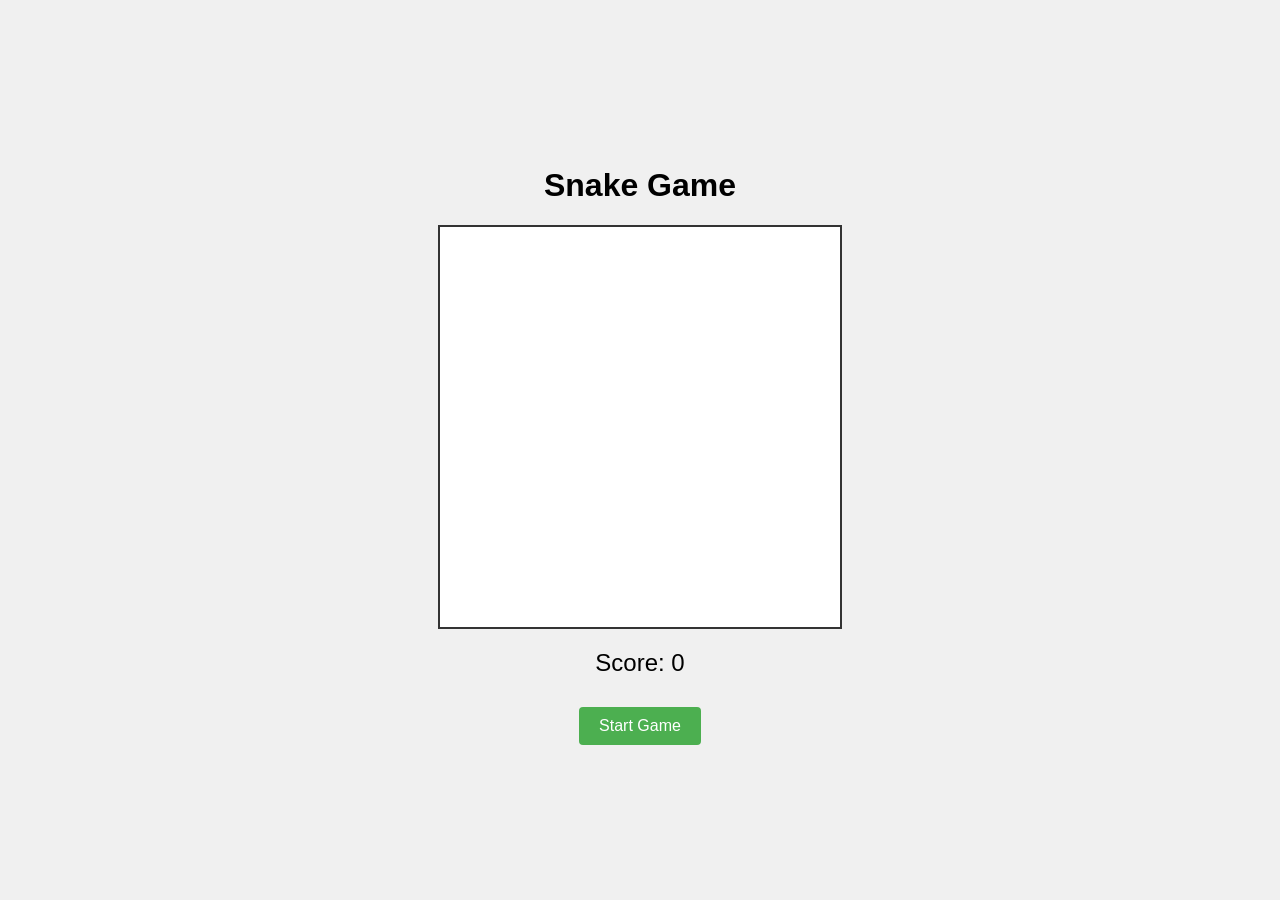
<file: snake/index.html>
<!DOCTYPE html>
<html lang="en">
<head>
    <meta charset="UTF-8">
    <meta name="viewport" content="width=device-width, initial-scale=1.0">
    <title>Snake Game</title>
    <link rel="stylesheet" href="style.css">
</head>
<body>
    <div id="game-container">
        <h1>Snake Game</h1>
        <canvas id="game-canvas" width="400" height="400"></canvas>
        <div id="score">Score: 0</div>
        <button id="start-btn">Start Game</button>
        <div id="game-over" style="display: none;">
            <p>Game Over! Your score: <span id="final-score"></span></p>
            <button id="restart-btn">Restart</button>
        </div>
    </div>
    <script src="script.js"></script>
</body>
</html>
</file>
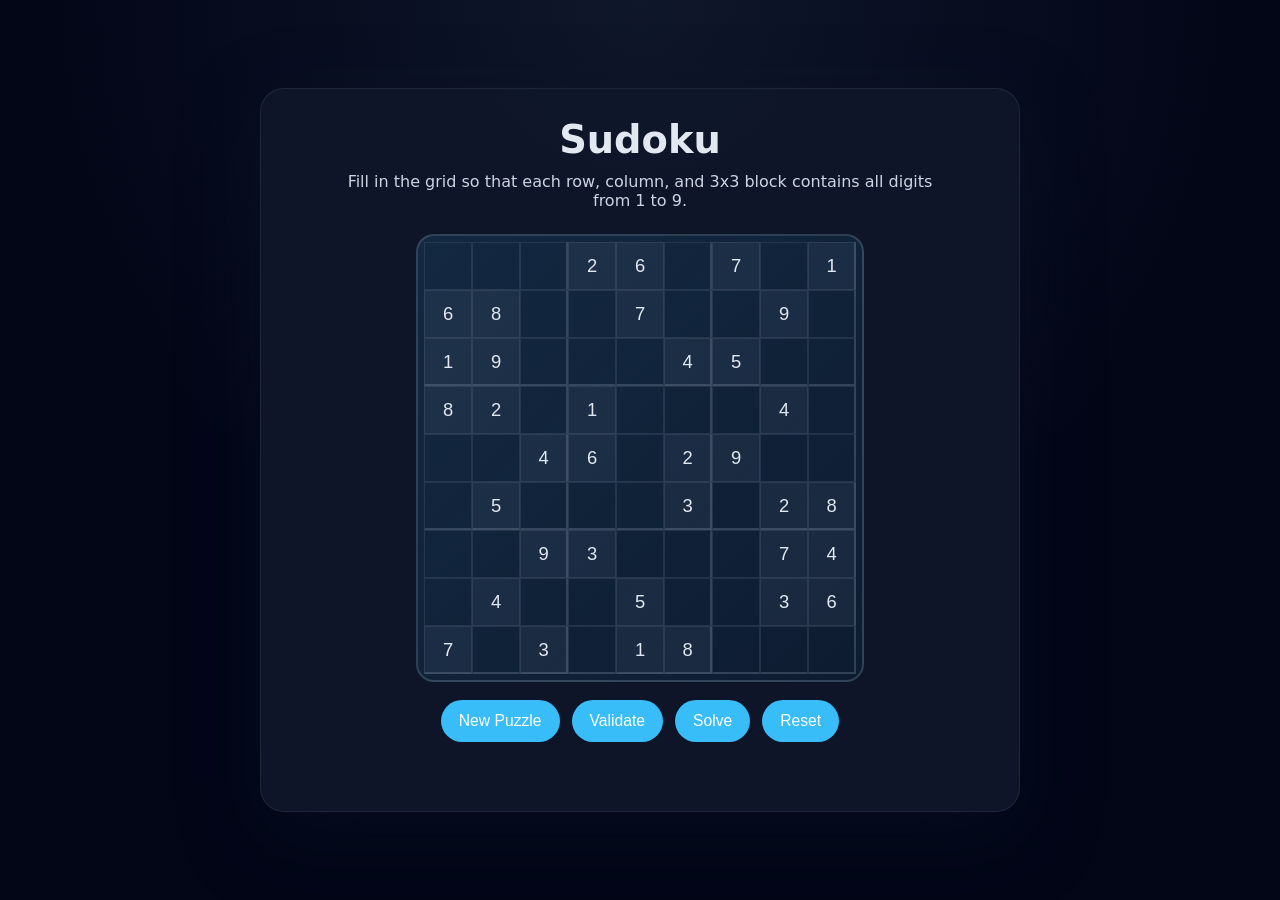
<file: sudoko/index.html>
<!DOCTYPE html>
<html lang="en">
<head>
  <meta charset="UTF-8" />
  <meta name="viewport" content="width=device-width, initial-scale=1.0" />
  <title>Sudoku</title>
  <link rel="stylesheet" href="styles.css" />
</head>
<body>
  <div class="app-shell">
    <header>
      <h1>Sudoku</h1>
      <p>Fill in the grid so that each row, column, and 3x3 block contains all digits from 1 to 9.</p>
    </header>

    <main>
      <div class="board-container">
        <div id="board" class="board"></div>
      </div>

      <div class="controls">
        <button id="newPuzzle">New Puzzle</button>
        <button id="validate">Validate</button>
        <button id="solve">Solve</button>
        <button id="reset">Reset</button>
      </div>

      <div id="status" class="status"></div>
    </main>
  </div>

  <script src="script.js"></script>
</body>
</html>
</file>
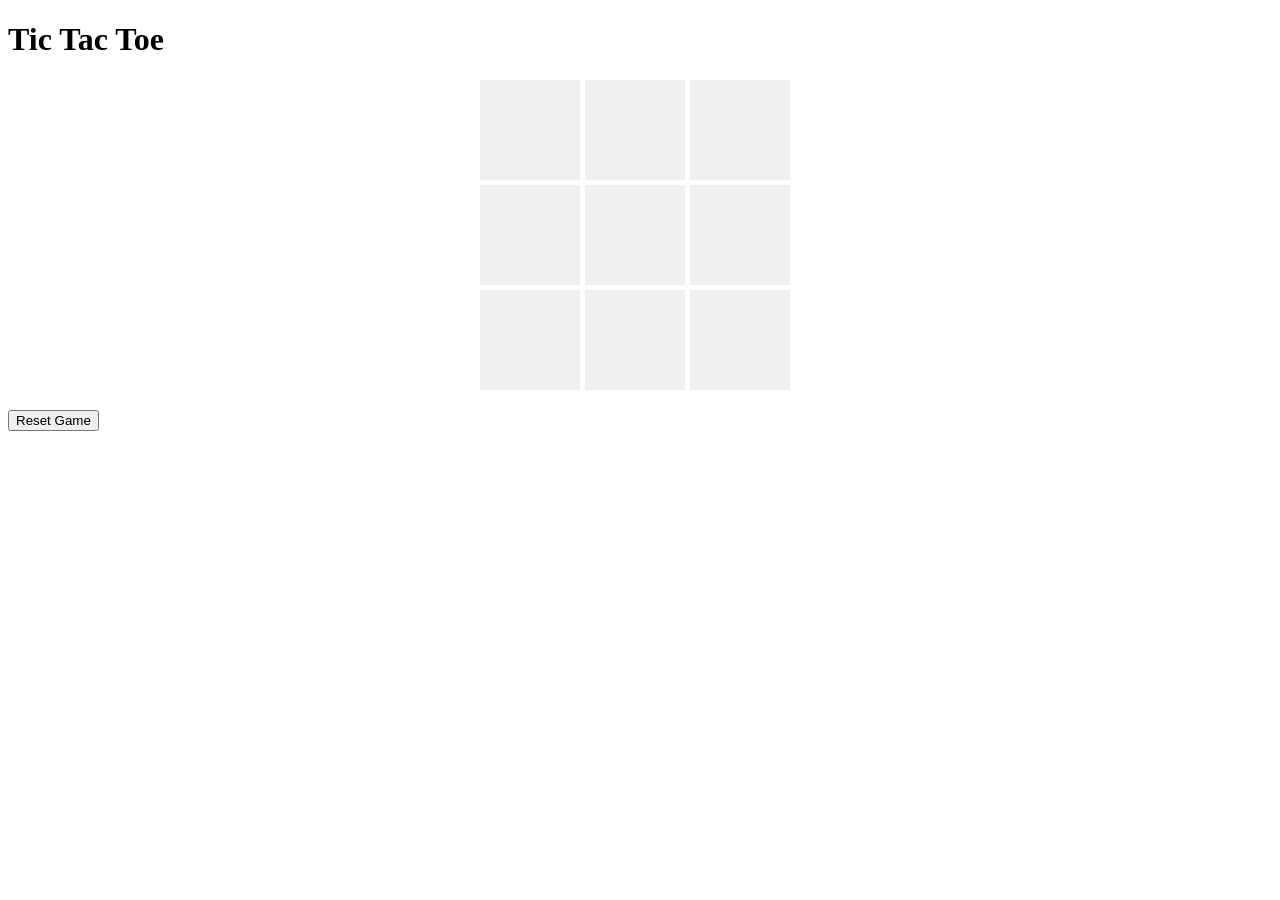
<file: TIC TAC TOE/index.html>
<!DOCTYPE html>
<html lang="en">
<head>
    <meta charset="UTF-8">
    <meta name="viewport" content="width=device-width, initial-scale=1.0">
    <title>Tic Tac Toe</title>
    <link rel="stylesheet" href="style.css">
</head>
<body>
    <h1>Tic Tac Toe</h1>
    <div id="board"></div>
    <button id="reset">Reset Game</button>
    <script src="script.js"></script>
</body>
</html>
</file>
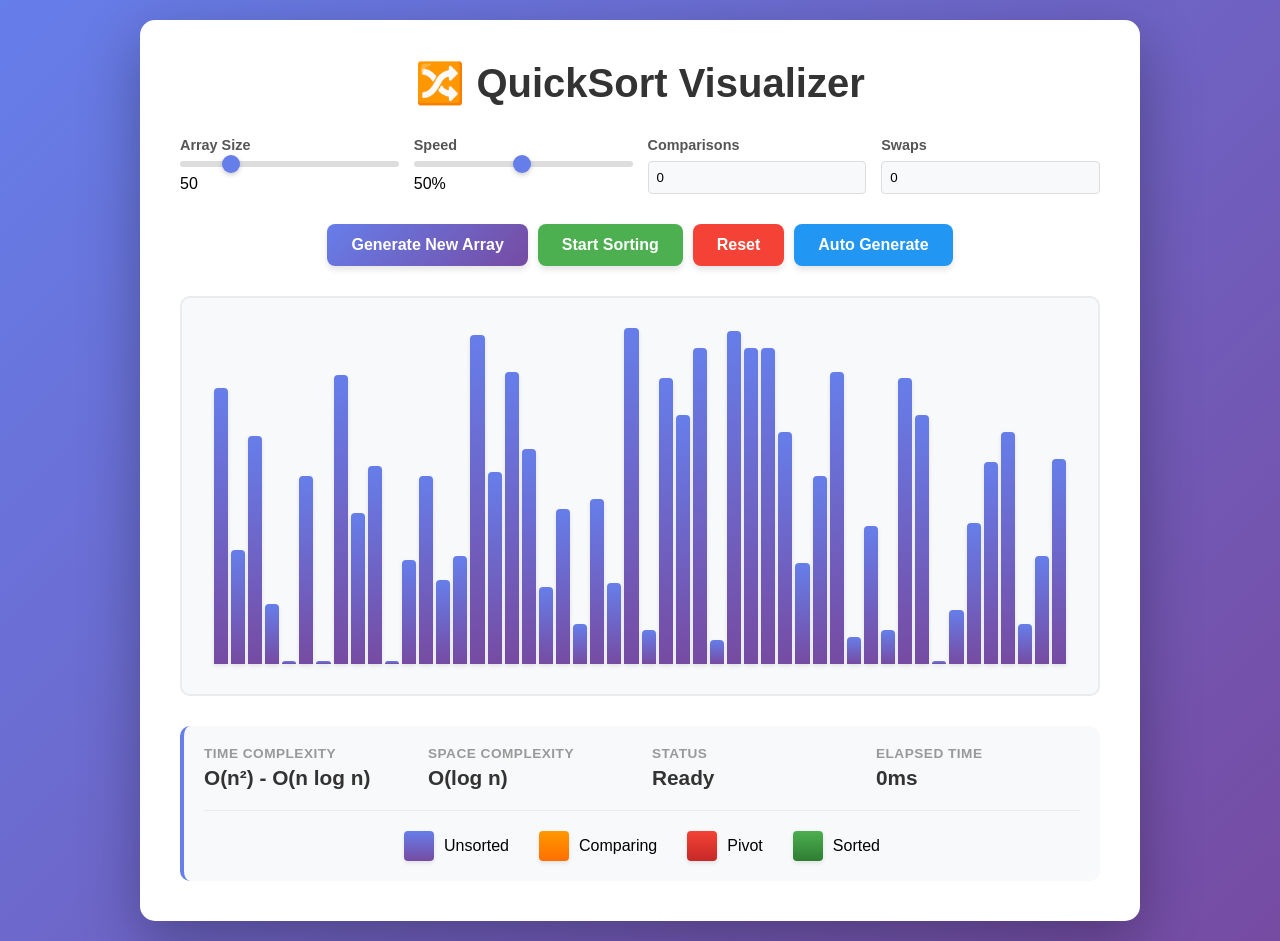
<file: interactive viz/quicksort-visualizer.html>
<!DOCTYPE html>
<html lang="en">
<head>
    <meta charset="UTF-8">
    <meta name="viewport" content="width=device-width, initial-scale=1.0">
    <title>QuickSort Algorithm Visualizer</title>
    <style>
        * {
            margin: 0;
            padding: 0;
            box-sizing: border-box;
        }

        body {
            font-family: 'Segoe UI', Tahoma, Geneva, Verdana, sans-serif;
            background: linear-gradient(135deg, #667eea 0%, #764ba2 100%);
            min-height: 100vh;
            display: flex;
            justify-content: center;
            align-items: center;
            padding: 20px;
        }

        .container {
            background: white;
            border-radius: 15px;
            padding: 40px;
            box-shadow: 0 20px 60px rgba(0, 0, 0, 0.3);
            max-width: 1000px;
            width: 100%;
        }

        h1 {
            text-align: center;
            color: #333;
            margin-bottom: 30px;
            font-size: 2.5em;
        }

        .controls {
            display: grid;
            grid-template-columns: 1fr 1fr 1fr 1fr;
            gap: 15px;
            margin-bottom: 30px;
            flex-wrap: wrap;
        }

        .control-group {
            display: flex;
            flex-direction: column;
            gap: 8px;
        }

        label {
            font-weight: 600;
            color: #555;
            font-size: 0.9em;
        }

        input[type="range"] {
            width: 100%;
            height: 6px;
            border-radius: 3px;
            background: #ddd;
            outline: none;
            -webkit-appearance: none;
        }

        input[type="range"]::-webkit-slider-thumb {
            -webkit-appearance: none;
            appearance: none;
            width: 18px;
            height: 18px;
            border-radius: 50%;
            background: #667eea;
            cursor: pointer;
            box-shadow: 0 2px 5px rgba(0, 0, 0, 0.2);
        }

        input[type="range"]::-moz-range-thumb {
            width: 18px;
            height: 18px;
            border-radius: 50%;
            background: #667eea;
            cursor: pointer;
            border: none;
            box-shadow: 0 2px 5px rgba(0, 0, 0, 0.2);
        }

        .button-group {
            display: flex;
            gap: 10px;
            flex-wrap: wrap;
            margin-bottom: 30px;
            justify-content: center;
        }

        button {
            padding: 12px 24px;
            font-size: 1em;
            font-weight: 600;
            border: none;
            border-radius: 8px;
            cursor: pointer;
            transition: all 0.3s ease;
            box-shadow: 0 4px 6px rgba(0, 0, 0, 0.1);
        }

        button:hover {
            transform: translateY(-2px);
            box-shadow: 0 6px 12px rgba(0, 0, 0, 0.15);
        }

        button:active {
            transform: translateY(0);
        }

        .btn-primary {
            background: linear-gradient(135deg, #667eea 0%, #764ba2 100%);
            color: white;
        }

        .btn-primary:hover {
            background: linear-gradient(135deg, #5568d3 0%, #6a3d8f 100%);
        }

        .btn-success {
            background: #4CAF50;
            color: white;
        }

        .btn-success:hover {
            background: #45a049;
        }

        .btn-danger {
            background: #f44336;
            color: white;
        }

        .btn-danger:hover {
            background: #da190b;
        }

        .btn-info {
            background: #2196F3;
            color: white;
        }

        .btn-info:hover {
            background: #0b7dda;
        }

        button:disabled {
            opacity: 0.6;
            cursor: not-allowed;
            transform: none;
        }

        .visualization {
            background: #f8f9fa;
            padding: 30px;
            border-radius: 10px;
            margin-bottom: 30px;
            height: 400px;
            display: flex;
            align-items: flex-end;
            justify-content: center;
            gap: 3px;
            border: 2px solid #e9ecef;
        }

        .bar {
            background: linear-gradient(180deg, #667eea 0%, #764ba2 100%);
            border-radius: 4px 4px 0 0;
            transition: all 0.1s ease;
            position: relative;
            box-shadow: 0 2px 4px rgba(0, 0, 0, 0.1);
        }

        .bar.comparing {
            background: linear-gradient(180deg, #ff9800 0%, #ff6f00 100%);
            box-shadow: 0 0 10px rgba(255, 152, 0, 0.6);
        }

        .bar.pivot {
            background: linear-gradient(180deg, #f44336 0%, #c62828 100%);
            box-shadow: 0 0 10px rgba(244, 67, 54, 0.6);
        }

        .bar.sorted {
            background: linear-gradient(180deg, #4CAF50 0%, #2e7d32 100%);
            box-shadow: 0 0 10px rgba(76, 175, 80, 0.6);
        }

        .info-panel {
            background: #f8f9fa;
            padding: 20px;
            border-radius: 10px;
            border-left: 4px solid #667eea;
        }

        .info-row {
            display: grid;
            grid-template-columns: 1fr 1fr 1fr 1fr;
            gap: 20px;
            margin-bottom: 15px;
        }

        .info-item {
            display: flex;
            flex-direction: column;
        }

        .info-label {
            font-size: 0.85em;
            color: #999;
            font-weight: 600;
            text-transform: uppercase;
            letter-spacing: 0.5px;
        }

        .info-value {
            font-size: 1.3em;
            color: #333;
            font-weight: bold;
            margin-top: 5px;
        }

        .legend {
            display: flex;
            gap: 30px;
            justify-content: center;
            flex-wrap: wrap;
            margin-top: 20px;
            padding-top: 20px;
            border-top: 1px solid #e9ecef;
        }

        .legend-item {
            display: flex;
            align-items: center;
            gap: 10px;
        }

        .legend-color {
            width: 30px;
            height: 30px;
            border-radius: 4px;
            box-shadow: 0 2px 4px rgba(0, 0, 0, 0.1);
        }

        .legend-default {
            background: linear-gradient(180deg, #667eea 0%, #764ba2 100%);
        }

        .legend-comparing {
            background: linear-gradient(180deg, #ff9800 0%, #ff6f00 100%);
        }

        .legend-pivot {
            background: linear-gradient(180deg, #f44336 0%, #c62828 100%);
        }

        .legend-sorted {
            background: linear-gradient(180deg, #4CAF50 0%, #2e7d32 100%);
        }

        @media (max-width: 768px) {
            .controls {
                grid-template-columns: 1fr 1fr;
            }

            .info-row {
                grid-template-columns: 1fr 1fr;
            }

            h1 {
                font-size: 1.8em;
            }

            .container {
                padding: 20px;
            }

            .visualization {
                height: 300px;
                padding: 20px;
            }
        }
    </style>
</head>
<body>
    <div class="container">
        <h1>🔀 QuickSort Visualizer</h1>

        <div class="controls">
            <div class="control-group">
                <label for="arraySize">Array Size</label>
                <input type="range" id="arraySize" min="10" max="200" value="50">
                <span id="arraySizeDisplay">50</span>
            </div>

            <div class="control-group">
                <label for="speed">Speed</label>
                <input type="range" id="speed" min="1" max="100" value="50">
                <span id="speedDisplay">50%</span>
            </div>

            <div class="control-group">
                <label for="compareCount">Comparisons</label>
                <input type="text" id="compareCount" readonly style="padding: 8px; border: 1px solid #ddd; border-radius: 4px; background: #f8f9fa;">
            </div>

            <div class="control-group">
                <label for="swapCount">Swaps</label>
                <input type="text" id="swapCount" readonly style="padding: 8px; border: 1px solid #ddd; border-radius: 4px; background: #f8f9fa;">
            </div>
        </div>

        <div class="button-group">
            <button class="btn-primary" id="generateBtn">Generate New Array</button>
            <button class="btn-success" id="startBtn">Start Sorting</button>
            <button class="btn-danger" id="resetBtn">Reset</button>
            <button class="btn-info" id="autoBtn">Auto Generate</button>
        </div>

        <div class="visualization" id="visualization"></div>

        <div class="info-panel">
            <div class="info-row">
                <div class="info-item">
                    <div class="info-label">Time Complexity</div>
                    <div class="info-value">O(n²) - O(n log n)</div>
                </div>
                <div class="info-item">
                    <div class="info-label">Space Complexity</div>
                    <div class="info-value">O(log n)</div>
                </div>
                <div class="info-item">
                    <div class="info-label">Status</div>
                    <div class="info-value" id="status">Ready</div>
                </div>
                <div class="info-item">
                    <div class="info-label">Elapsed Time</div>
                    <div class="info-value" id="elapsedTime">0ms</div>
                </div>
            </div>

            <div class="legend">
                <div class="legend-item">
                    <div class="legend-color legend-default"></div>
                    <span>Unsorted</span>
                </div>
                <div class="legend-item">
                    <div class="legend-color legend-comparing"></div>
                    <span>Comparing</span>
                </div>
                <div class="legend-item">
                    <div class="legend-color legend-pivot"></div>
                    <span>Pivot</span>
                </div>
                <div class="legend-item">
                    <div class="legend-color legend-sorted"></div>
                    <span>Sorted</span>
                </div>
            </div>
        </div>
    </div>

    <script>
        class QuickSortVisualizer {
            constructor() {
                this.array = [];
                this.visualization = document.getElementById('visualization');
                this.compareCount = 0;
                this.swapCount = 0;
                this.isSorting = false;
                this.startTime = 0;
                this.sortedIndices = new Set();
                this.currentComparingIndices = new Set();
                this.currentPivotIndex = -1;

                this.setupEventListeners();
                this.generateArray();
            }

            setupEventListeners() {
                document.getElementById('generateBtn').addEventListener('click', () => this.generateArray());
                document.getElementById('startBtn').addEventListener('click', () => this.startSorting());
                document.getElementById('resetBtn').addEventListener('click', () => this.reset());
                document.getElementById('autoBtn').addEventListener('click', () => this.autoGenerate());

                document.getElementById('arraySize').addEventListener('input', (e) => {
                    document.getElementById('arraySizeDisplay').textContent = e.target.value;
                    this.generateArray();
                });

                document.getElementById('speed').addEventListener('input', (e) => {
                    document.getElementById('speedDisplay').textContent = e.target.value + '%';
                });
            }

            generateArray() {
                const size = parseInt(document.getElementById('arraySize').value);
                this.array = Array.from({ length: size }, () => Math.floor(Math.random() * 100) + 1);
                this.reset();
            }

            autoGenerate() {
                this.generateArray();
                setTimeout(() => this.startSorting(), 300);
            }

            reset() {
                this.compareCount = 0;
                this.swapCount = 0;
                this.isSorting = false;
                this.sortedIndices.clear();
                this.currentComparingIndices.clear();
                this.currentPivotIndex = -1;
                this.updateStats();
                this.updateStatus('Ready');
                this.draw();
                document.getElementById('startBtn').disabled = false;
                document.getElementById('elapsedTime').textContent = '0ms';
            }

            updateStats() {
                document.getElementById('compareCount').value = this.compareCount;
                document.getElementById('swapCount').value = this.swapCount;
            }

            updateStatus(text) {
                document.getElementById('status').textContent = text;
            }

            draw() {
                this.visualization.innerHTML = '';
                const maxValue = Math.max(...this.array);
                const barWidth = 100 / this.array.length;

                this.array.forEach((value, index) => {
                    const bar = document.createElement('div');
                    bar.className = 'bar';
                    bar.style.width = `calc(${barWidth}% - 3px)`;
                    bar.style.height = `${(value / maxValue) * 100}%`;

                    if (this.sortedIndices.has(index)) {
                        bar.classList.add('sorted');
                    } else if (this.currentPivotIndex === index) {
                        bar.classList.add('pivot');
                    } else if (this.currentComparingIndices.has(index)) {
                        bar.classList.add('comparing');
                    }

                    this.visualization.appendChild(bar);
                });
            }

            async startSorting() {
                if (this.isSorting) return;
                this.isSorting = true;
                document.getElementById('startBtn').disabled = true;
                this.startTime = performance.now();
                this.compareCount = 0;
                this.swapCount = 0;
                this.sortedIndices.clear();
                this.currentComparingIndices.clear();

                this.updateStatus('Sorting...');
                await this.quickSort(0, this.array.length - 1);

                this.currentComparingIndices.clear();
                this.currentPivotIndex = -1;
                for (let i = 0; i < this.array.length; i++) {
                    this.sortedIndices.add(i);
                }

                const elapsedTime = (performance.now() - this.startTime).toFixed(2);
                document.getElementById('elapsedTime').textContent = elapsedTime + 'ms';
                this.updateStatus('Completed!');
                this.draw();
                this.isSorting = false;
                document.getElementById('startBtn').disabled = false;
            }

            async quickSort(low, high) {
                if (low < high) {
                    const pi = await this.partition(low, high);
                    await this.quickSort(low, pi - 1);
                    await this.quickSort(pi + 1, high);
                }
            }

            async partition(low, high) {
                const pivot = this.array[high];
                this.currentPivotIndex = high;
                let i = low - 1;

                for (let j = low; j < high; j++) {
                    this.compareCount++;
                    this.currentComparingIndices.clear();
                    this.currentComparingIndices.add(j);
                    this.currentComparingIndices.add(high);

                    await this.sleep();
                    this.draw();

                    if (this.array[j] < pivot) {
                        i++;
                        await this.swap(i, j);
                    }
                }

                await this.swap(i + 1, high);
                this.currentPivotIndex = -1;
                return i + 1;
            }

            async swap(i, j) {
                [this.array[i], this.array[j]] = [this.array[j], this.array[i]];
                this.swapCount++;
                this.updateStats();
                await this.sleep();
                this.draw();
            }

            sleep() {
                return new Promise(resolve => {
                    const speed = parseInt(document.getElementById('speed').value);
                    const delay = 101 - speed; // Inverse mapping: higher speed = lower delay
                    setTimeout(resolve, delay);
                });
            }
        }

        // Initialize visualizer when page loads
        let visualizer;
        window.addEventListener('load', () => {
            visualizer = new QuickSortVisualizer();
        });
    </script>
</body>
</html>
</file>
<file: snake/style.css>
body {
    font-family: Arial, sans-serif;
    display: flex;
    justify-content: center;
    align-items: center;
    height: 100vh;
    margin: 0;
    background-color: #f0f0f0;
}

#game-container {
    text-align: center;
}

#game-canvas {
    border: 2px solid #333;
    background-color: #fff;
    display: block;
    margin: 0 auto;
}

#score {
    font-size: 24px;
    margin: 20px 0;
}

button {
    padding: 10px 20px;
    font-size: 16px;
    cursor: pointer;
    background-color: #4CAF50;
    color: white;
    border: none;
    border-radius: 4px;
    margin: 10px;
}

button:hover {
    background-color: #45a049;
}

#game-over {
    margin-top: 20px;
}

#game-over p {
    font-size: 18px;
}
</file>
<file: sudoko/styles.css>
:root {
  --bg: #0f172a;
  --panel: #111827;
  --panel-alt: #1f2937;
  --text: #e2e8f0;
  --accent: #38bdf8;
  --error: #fb7185;
  --success: #34d399;
}

* {
  box-sizing: border-box;
}

body {
  margin: 0;
  min-height: 100vh;
  font-family: Inter, system-ui, sans-serif;
  background: radial-gradient(circle at top, #0f172a 0%, #020617 55%);
  color: var(--text);
  display: flex;
  align-items: center;
  justify-content: center;
  padding: 24px;
}

.app-shell {
  width: min(100%, 760px);
  background: rgba(15, 23, 42, 0.95);
  border: 1px solid rgba(148, 163, 184, 0.12);
  border-radius: 24px;
  padding: 28px;
  box-shadow: 0 24px 80px rgba(15, 23, 42, 0.35);
}

header {
  text-align: center;
  margin-bottom: 24px;
}

h1 {
  margin: 0;
  font-size: clamp(2rem, 3vw, 2.8rem);
}

p {
  margin: 10px auto 0;
  max-width: 620px;
  color: #cbd5e1;
}

.board-container {
  display: grid;
  place-items: center;
  margin-bottom: 18px;
}

.board {
  display: grid;
  grid-template-columns: repeat(9, 48px);
  grid-template-rows: repeat(9, 48px);
  gap: 0;
  background: linear-gradient(135deg, rgba(56, 189, 248, 0.12), rgba(14, 165, 233, 0.05));
  border: 2px solid rgba(148, 163, 184, 0.25);
  border-radius: 18px;
  padding: 6px;
}

.cell {
  width: 48px;
  height: 48px;
  border: 1px solid rgba(148, 163, 184, 0.15);
  display: flex;
  align-items: center;
  justify-content: center;
  position: relative;
}

.cell:nth-child(3n) {
  border-right: 2px solid rgba(148, 163, 184, 0.28);
}

.cell:nth-child(n + 19):nth-child(-n + 27),
.cell:nth-child(n + 46):nth-child(-n + 54),
.cell:nth-child(n + 73):nth-child(-n + 81) {
  border-bottom: 2px solid rgba(148, 163, 184, 0.28);
}

.cell input {
  width: 100%;
  height: 100%;
  border: none;
  background: transparent;
  color: var(--text);
  font-size: 1.15rem;
  text-align: center;
  outline: none;
}

.cell.fixed {
  background: rgba(148, 163, 184, 0.08);
}

.cell.invalid {
  background: rgba(251, 113, 133, 0.18);
}

.controls {
  display: flex;
  flex-wrap: wrap;
  gap: 12px;
  justify-content: center;
  margin-top: 8px;
}

button {
  border: none;
  border-radius: 999px;
  padding: 12px 18px;
  font-size: 0.98rem;
  cursor: pointer;
  color: #fff;
  background: var(--accent);
  transition: transform 0.15s ease, background-color 0.15s ease;
}

button:hover {
  transform: translateY(-1px);
  background: #7dd3fc;
}

button:active {
  transform: scale(0.98);
}

.status {
  margin-top: 18px;
  min-height: 1.4rem;
  text-align: center;
  color: var(--text);
}

.status.success {
  color: var(--success);
}

.status.error {
  color: var(--error);
}

@media (max-width: 640px) {
  .board {
    grid-template-columns: repeat(9, minmax(36px, 1fr));
    grid-template-rows: repeat(9, minmax(36px, 1fr));
  }

  .cell {
    width: 100%;
    height: 100%;
  }
}
</file>
<file: TIC TAC TOE/style.css>
#board {
    display: grid;
    grid-template-columns: repeat(3, 100px);
    grid-template-rows: repeat(3, 100px);
    gap: 5px;
    margin: 20px auto;
    width: 320px;
}

.cell {
    width: 100px;
    height: 100px;
    background-color: #f0f0f0;
    display: flex;
    justify-content: center;
    align-items: center;
    font-size: 2em;
    cursor: pointer;
}

.cell:hover {
    background-color: #e0e0e0;
}
</file>
